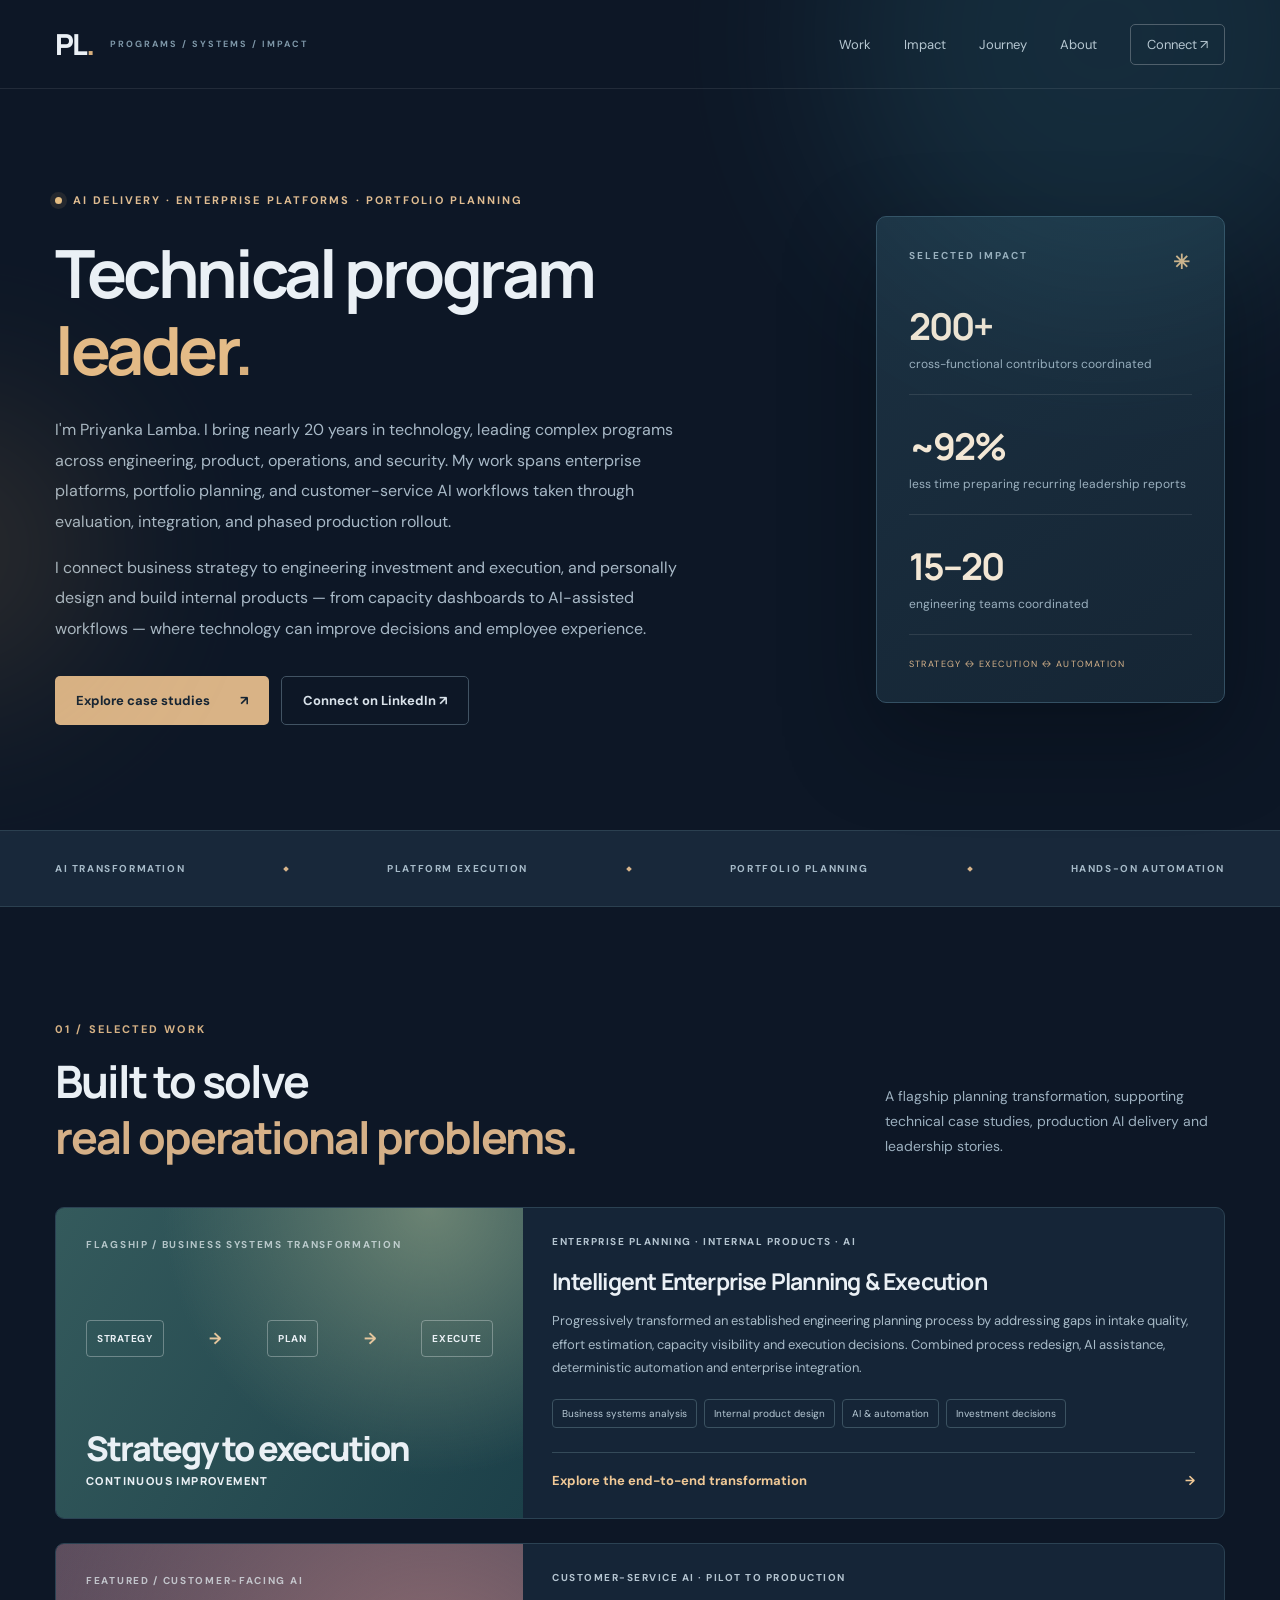
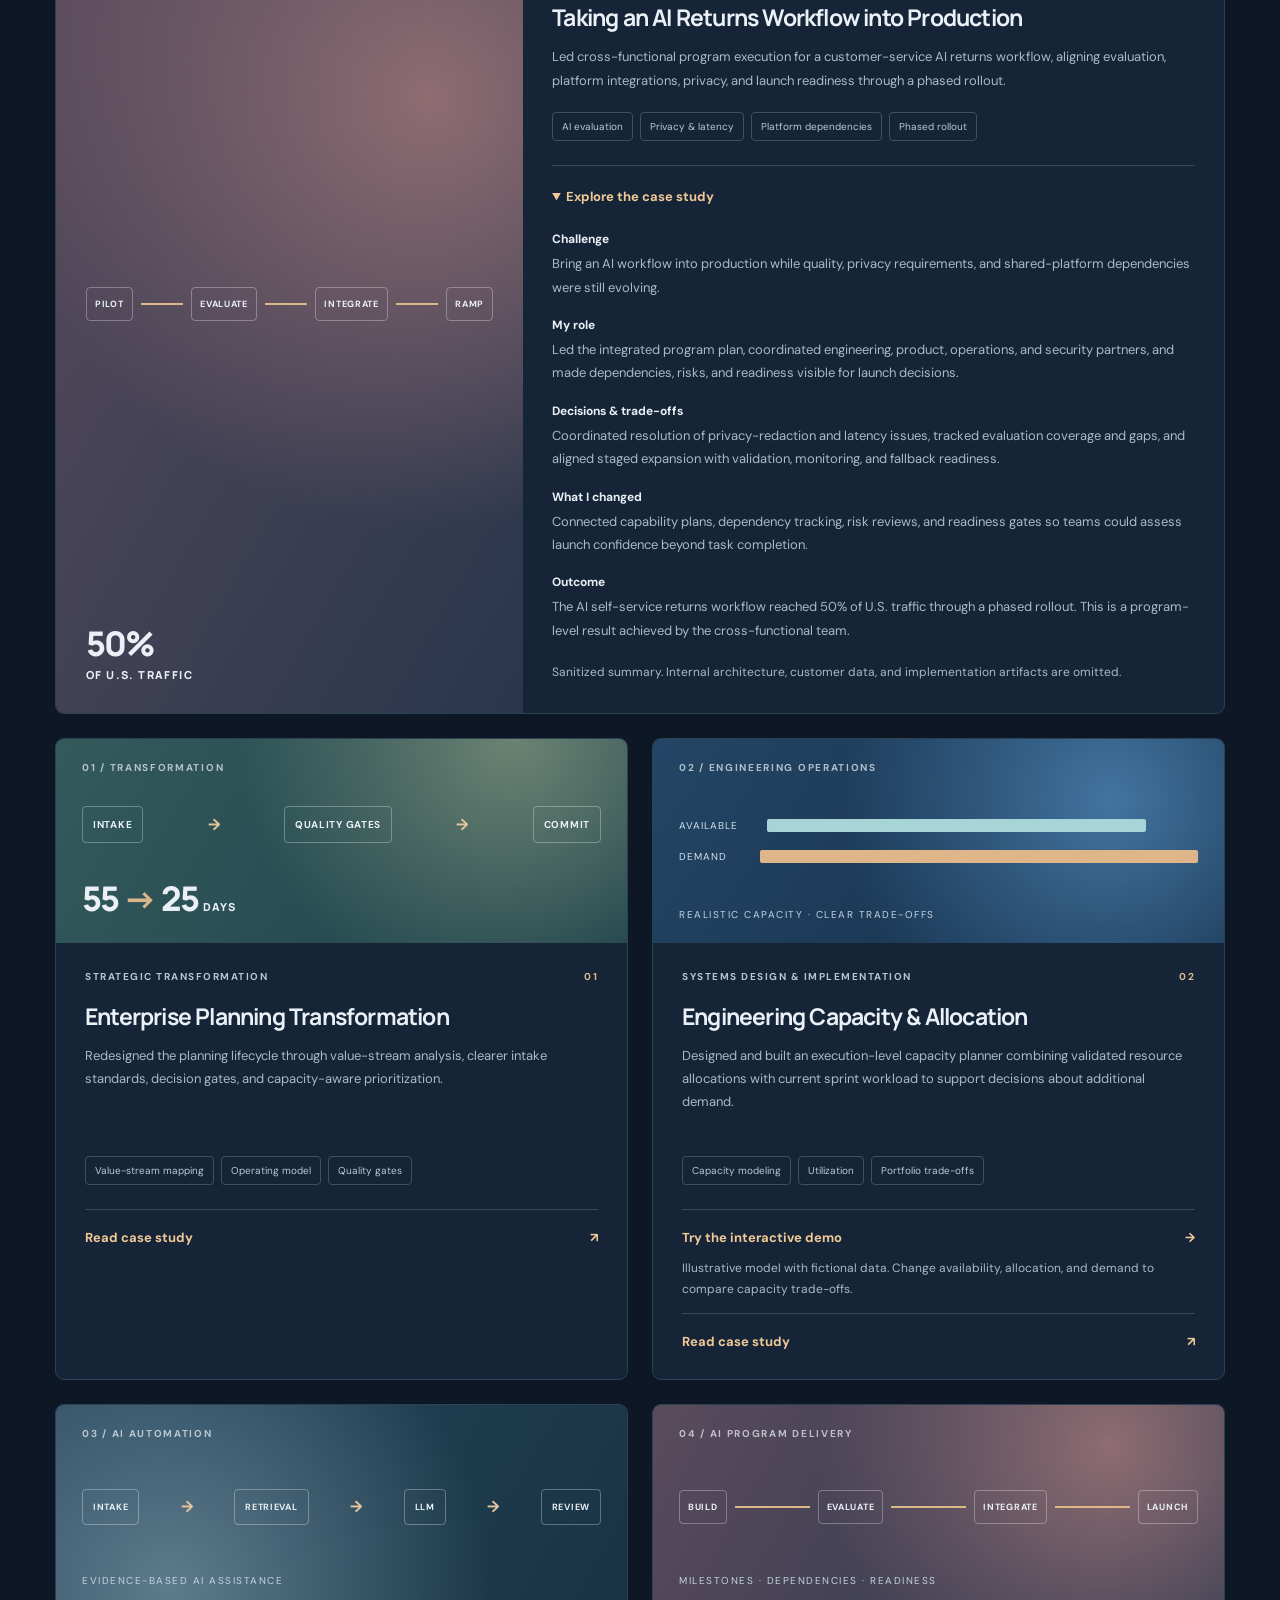
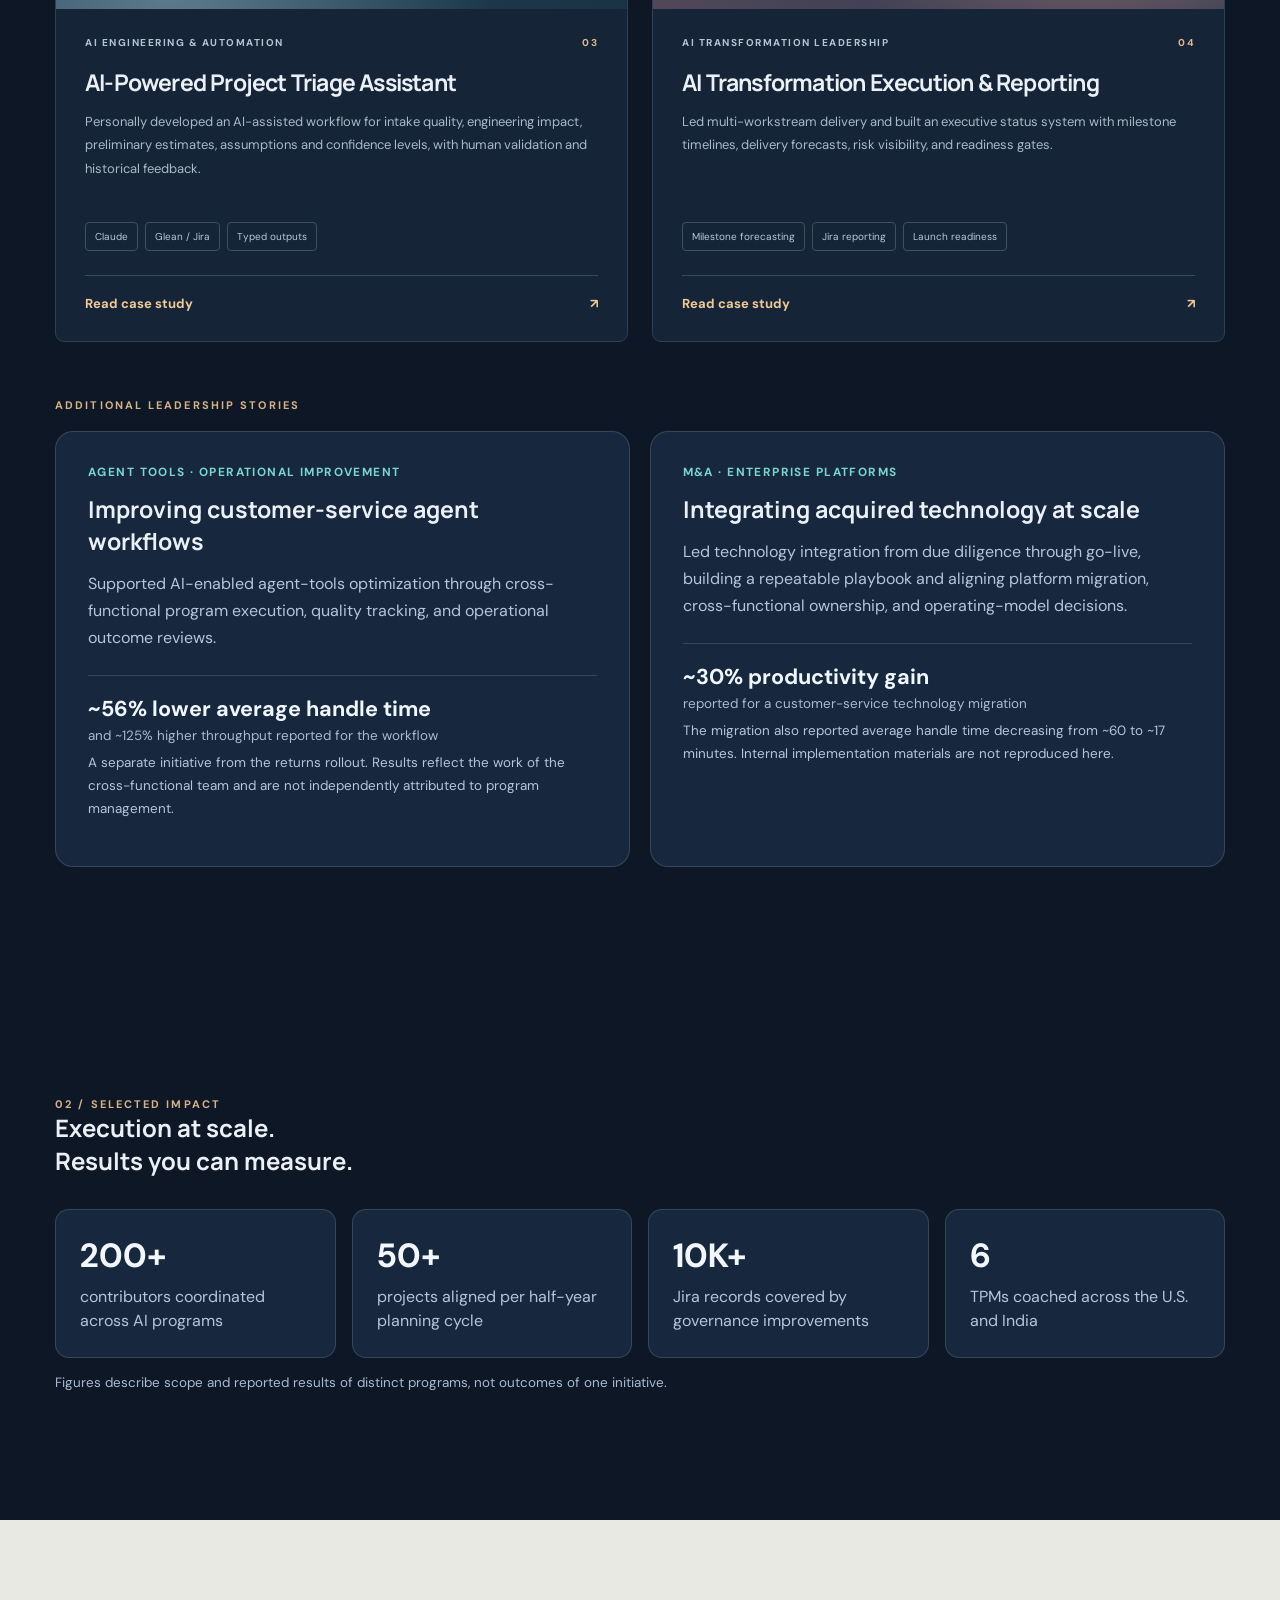
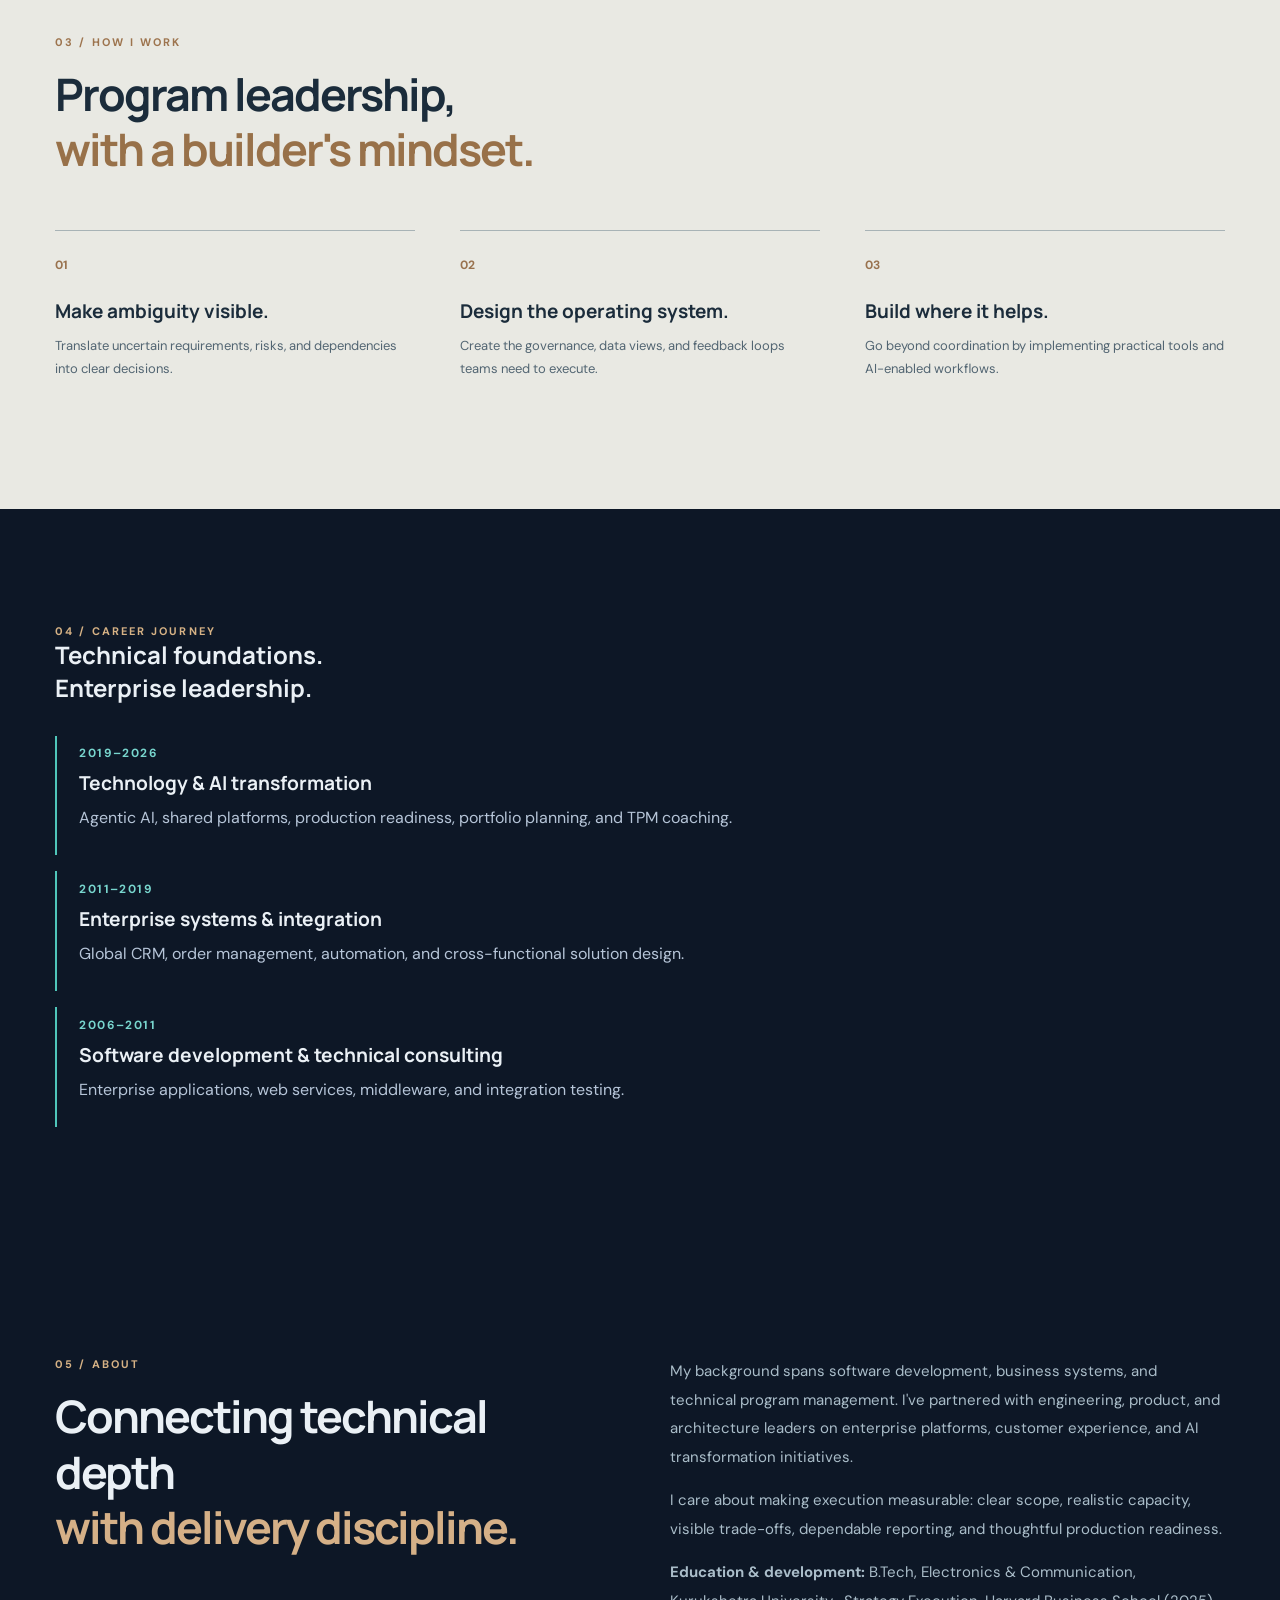
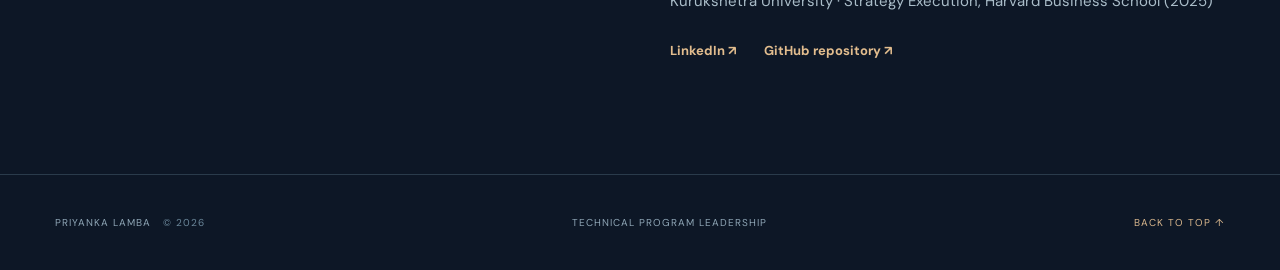
<file: index.html>
<!doctype html>
<html lang="en">
<head>
<meta charset="utf-8"><meta name="viewport" content="width=device-width, initial-scale=1">
<meta name="theme-color" content="#101b2c">
<meta name="description" content="Priyanka Lamba — technical program leader with nearly 20 years in technology, spanning AI delivery, enterprise platforms, portfolio planning, and hands-on tool development.">
<title>Priyanka Lamba | Technical Program Leadership</title>
<link rel="preconnect" href="https://fonts.googleapis.com">
<link rel="preconnect" href="https://fonts.gstatic.com" crossorigin>
<link href="https://fonts.googleapis.com/css2?family=DM+Sans:wght@400;500;600;700&family=Manrope:wght@400;500;600;700;800&display=swap" rel="stylesheet">
<link rel="stylesheet" href="styles.css">
</head>
<body>
<div class="ambient ambient-one"></div><div class="ambient ambient-two"></div>
<header class="site-header">
  <div class="shell nav">
    <a class="brand" href="#top" aria-label="Home"><span class="brand-mark">PL<span class="brand-dot">.</span></span><span class="brand-caption">PROGRAMS / SYSTEMS / IMPACT</span></a>
    <nav aria-label="Main navigation"><a href="#work">Work</a><a href="#impact">Impact</a><a href="#journey">Journey</a><a href="#about">About</a><a class="nav-contact" href="https://www.linkedin.com/in/priyankalamba/" target="_blank" rel="noopener noreferrer">Connect ↗</a></nav>
  </div>
</header>
<main id="top">
<section class="hero shell">
  <div class="hero-main">
    <div class="eyebrow"><span class="live-dot"></span> AI DELIVERY · ENTERPRISE PLATFORMS · PORTFOLIO PLANNING</div>
    <h1>Technical program<br><em>leader</em><span class="period">.</span></h1>
    <p class="hero-copy">I'm Priyanka Lamba. I bring nearly 20 years in technology, leading complex programs across engineering, product, operations, and security. My work spans enterprise platforms, portfolio planning, and customer-service AI workflows taken through evaluation, integration, and phased production rollout.</p>
    <p class="hero-copy">I connect business strategy to engineering investment and execution, and personally design and build internal products — from capacity dashboards to AI-assisted workflows — where technology can improve decisions and employee experience.</p>
    <div class="hero-actions"><a class="button primary" href="#work">Explore case studies <span>↗</span></a><a class="button secondary" href="https://www.linkedin.com/in/priyankalamba/" target="_blank" rel="noopener noreferrer">Connect on LinkedIn ↗</a></div>
  </div>
  <aside class="hero-aside">
    <div class="aside-top"><span>SELECTED IMPACT</span><span class="sparkle">✳</span></div>
    <div class="metric"><strong>200+</strong><span>cross-functional contributors coordinated</span></div>
    <div class="metric"><strong>~92%</strong><span>less time preparing recurring leadership reports</span></div>
    <div class="metric"><strong>15–20</strong><span>engineering teams coordinated</span></div>
    <div class="aside-bottom">STRATEGY ↔ EXECUTION ↔ AUTOMATION</div>
  </aside>
</section>
<section class="marquee"><div class="shell marquee-inner"><span>AI TRANSFORMATION</span><i></i><span>PLATFORM EXECUTION</span><i></i><span>PORTFOLIO PLANNING</span><i></i><span>HANDS-ON AUTOMATION</span></div></section>
<section class="section shell" id="work">
  <div class="section-heading"><div><div class="eyebrow muted">01 / SELECTED WORK</div><h2>Built to solve<br><span>real operational problems.</span></h2></div><p>A flagship planning transformation, supporting technical case studies, production AI delivery and leadership stories.</p></div>
  <div class="projects">
    <article class="project-card production-feature" id="planning-ecosystem">
      <div class="card-art art-planning"><div class="art-label">FLAGSHIP / BUSINESS SYSTEMS TRANSFORMATION</div><div class="stepper"><span>STRATEGY</span><b>→</b><span>PLAN</span><b>→</b><span>EXECUTE</span></div><div class="art-number">Strategy to execution<small>CONTINUOUS IMPROVEMENT</small></div></div>
      <div class="card-content"><div class="category">ENTERPRISE PLANNING · INTERNAL PRODUCTS · AI</div><h3>Intelligent Enterprise Planning &amp; Execution</h3><p>Progressively transformed an established engineering planning process by addressing gaps in intake quality, effort estimation, capacity visibility and execution decisions. Combined process redesign, AI assistance, deterministic automation and enterprise integration.</p><div class="chips"><span>Business systems analysis</span><span>Internal product design</span><span>AI &amp; automation</span><span>Investment decisions</span></div><a class="case-link" href="planning-ecosystem.html">Explore the end-to-end transformation <span>→</span></a></div>
    </article>

    <article class="project-card featured production-feature">
      <div class="card-art art-ai"><div class="art-label">FEATURED / CUSTOMER-FACING AI</div><div class="timeline-art"><span>PILOT</span><i></i><span>EVALUATE</span><i></i><span>INTEGRATE</span><i></i><span>RAMP</span></div><div class="art-number">50% <small>OF U.S. TRAFFIC</small></div></div>
      <div class="card-content"><div class="card-top"><span class="category">CUSTOMER-SERVICE AI · PILOT TO PRODUCTION</span></div><h3>Taking an AI Returns Workflow into Production</h3><p>Led cross-functional program execution for a customer-service AI returns workflow, aligning evaluation, platform integrations, privacy, and launch readiness through a phased rollout.</p><div class="chips"><span>AI evaluation</span><span>Privacy &amp; latency</span><span>Platform dependencies</span><span>Phased rollout</span></div>
        <details class="case-details" open><summary>Explore the case study</summary>
          <dl class="case-facts">
            <div><dt>Challenge</dt><dd>Bring an AI workflow into production while quality, privacy requirements, and shared-platform dependencies were still evolving.</dd></div>
            <div><dt>My role</dt><dd>Led the integrated program plan, coordinated engineering, product, operations, and security partners, and made dependencies, risks, and readiness visible for launch decisions.</dd></div>
            <div><dt>Decisions &amp; trade-offs</dt><dd>Coordinated resolution of privacy-redaction and latency issues, tracked evaluation coverage and gaps, and aligned staged expansion with validation, monitoring, and fallback readiness.</dd></div>
            <div><dt>What I changed</dt><dd>Connected capability plans, dependency tracking, risk reviews, and readiness gates so teams could assess launch confidence beyond task completion.</dd></div>
            <div><dt>Outcome</dt><dd>The AI self-service returns workflow reached 50% of U.S. traffic through a phased rollout. This is a program-level result achieved by the cross-functional team.</dd></div>
          </dl>
          <p class="story-note">Sanitized summary. Internal architecture, customer data, and implementation artifacts are omitted.</p>
        </details>
      </div>
    </article>
    <article class="project-card featured">
      <div class="card-art art-planning"><div class="art-label">01 / TRANSFORMATION</div><div class="stepper"><span>INTAKE</span><b>→</b><span>QUALITY GATES</span><b>→</b><span>COMMIT</span></div><div class="art-number">55 <span>→</span> 25 <small>DAYS</small></div></div>
      <div class="card-content"><div class="card-top"><span class="category">STRATEGIC TRANSFORMATION</span><span class="index">01</span></div><h3>Enterprise Planning Transformation</h3><p>Redesigned the planning lifecycle through value-stream analysis, clearer intake standards, decision gates, and capacity-aware prioritization.</p><div class="chips"><span>Value-stream mapping</span><span>Operating model</span><span>Quality gates</span></div><a class="case-link" href="planning-transformation.pdf" target="_blank" rel="noopener">Read case study <span>↗</span></a></div>
    </article>
    <article class="project-card">
      <div class="card-art art-capacity"><div class="art-label">02 / ENGINEERING OPERATIONS</div><div class="capacity-bars"><div><span>AVAILABLE</span><b style="width:73%"></b></div><div><span>DEMAND</span><b style="width:94%"></b></div></div><div class="art-caption">REALISTIC CAPACITY · CLEAR TRADE-OFFS</div></div>
      <div class="card-content"><div class="card-top"><span class="category">SYSTEMS DESIGN & IMPLEMENTATION</span><span class="index">02</span></div><h3>Engineering Capacity & Allocation</h3><p>Designed and built an execution-level capacity planner combining validated resource allocations with current sprint workload to support decisions about additional demand.</p><div class="chips"><span>Capacity modeling</span><span>Utilization</span><span>Portfolio trade-offs</span></div><a class="case-link" href="capacity-demo.html">Try the interactive demo <span>→</span></a><p style="min-height:0;margin:12px 0;font-size:12px">Illustrative model with fictional data. Change availability, allocation, and demand to compare capacity trade-offs.</p><a class="case-link" href="engineering-capacity.pdf" target="_blank" rel="noopener">Read case study <span>↗</span></a></div>
    </article>
    <article class="project-card">
      <div class="card-art art-triage"><div class="art-label">03 / AI AUTOMATION</div><div class="triage-flow"><span>INTAKE</span><b>→</b><span>RETRIEVAL</span><b>→</b><span>LLM</span><b>→</b><span>REVIEW</span></div><div class="art-caption">EVIDENCE-BASED AI ASSISTANCE</div></div>
      <div class="card-content"><div class="card-top"><span class="category">AI ENGINEERING & AUTOMATION</span><span class="index">03</span></div><h3>AI-Powered Project Triage Assistant</h3><p>Personally developed an AI-assisted workflow for intake quality, engineering impact, preliminary estimates, assumptions and confidence levels, with human validation and historical feedback.</p><div class="chips"><span>Claude</span><span>Glean / Jira</span><span>Typed outputs</span></div><a class="case-link" href="ai-triage.pdf" target="_blank" rel="noopener">Read case study <span>↗</span></a></div>
    </article>
    <article class="project-card">
      <div class="card-art art-ai"><div class="art-label">04 / AI PROGRAM DELIVERY</div><div class="timeline-art"><span>BUILD</span><i></i><span>EVALUATE</span><i></i><span>INTEGRATE</span><i></i><span>LAUNCH</span></div><div class="art-caption">MILESTONES · DEPENDENCIES · READINESS</div></div>
      <div class="card-content"><div class="card-top"><span class="category">AI TRANSFORMATION LEADERSHIP</span><span class="index">04</span></div><h3>AI Transformation Execution & Reporting</h3><p>Led multi-workstream delivery and built an executive status system with milestone timelines, delivery forecasts, risk visibility, and readiness gates.</p><div class="chips"><span>Milestone forecasting</span><span>Jira reporting</span><span>Launch readiness</span></div><a class="case-link" href="ai-transformation.pdf" target="_blank" rel="noopener">Read case study <span>↗</span></a></div>
    </article>
  </div>
  <div class="more-work">
    <div class="eyebrow muted">ADDITIONAL LEADERSHIP STORIES</div>
    <div class="story-grid">
      <article class="story-card"><div class="story-kicker">AGENT TOOLS · OPERATIONAL IMPROVEMENT</div><h3>Improving customer-service agent workflows</h3><p>Supported AI-enabled agent-tools optimization through cross-functional program execution, quality tracking, and operational outcome reviews.</p><div class="story-result"><strong>~56% lower average handle time</strong><span>and ~125% higher throughput reported for the workflow</span></div><p class="story-note">A separate initiative from the returns rollout. Results reflect the work of the cross-functional team and are not independently attributed to program management.</p></article>
      <article class="story-card"><div class="story-kicker">M&amp;A · ENTERPRISE PLATFORMS</div><h3>Integrating acquired technology at scale</h3><p>Led technology integration from due diligence through go-live, building a repeatable playbook and aligning platform migration, cross-functional ownership, and operating-model decisions.</p><div class="story-result"><strong>~30% productivity gain</strong><span>reported for a customer-service technology migration</span></div><p class="story-note">The migration also reported average handle time decreasing from ~60 to ~17 minutes. Internal implementation materials are not reproduced here.</p></article>
    </div>
  </div>
</section>
<section class="section shell impact-section" id="impact"><div class="eyebrow muted">02 / SELECTED IMPACT</div><h2>Execution at scale.<br><span>Results you can measure.</span></h2><div class="impact-grid"><div class="impact-tile"><strong>200+</strong><span>contributors coordinated across AI programs</span></div><div class="impact-tile"><strong>50+</strong><span>projects aligned per half-year planning cycle</span></div><div class="impact-tile"><strong>10K+</strong><span>Jira records covered by governance improvements</span></div><div class="impact-tile"><strong>6</strong><span>TPMs coached across the U.S. and India</span></div></div><p class="impact-disclaimer">Figures describe scope and reported results of distinct programs, not outcomes of one initiative.</p></section>
<section class="section approach-section" id="approach"><div class="shell"><div class="eyebrow muted">03 / HOW I WORK</div><h2>Program leadership,<br><span>with a builder's mindset.</span></h2><div class="principles"><div><span class="principle-num">01</span><h3>Make ambiguity visible.</h3><p>Translate uncertain requirements, risks, and dependencies into clear decisions.</p></div><div><span class="principle-num">02</span><h3>Design the operating system.</h3><p>Create the governance, data views, and feedback loops teams need to execute.</p></div><div><span class="principle-num">03</span><h3>Build where it helps.</h3><p>Go beyond coordination by implementing practical tools and AI-enabled workflows.</p></div></div></div></section>
<section class="section shell journey-section" id="journey"><div class="eyebrow muted">04 / CAREER JOURNEY</div><h2>Technical foundations.<br><span>Enterprise leadership.</span></h2><div class="journey-list"><div><span class="journey-date">2019–2026</span><h3>Technology &amp; AI transformation</h3><p>Agentic AI, shared platforms, production readiness, portfolio planning, and TPM coaching.</p></div><div><span class="journey-date">2011–2019</span><h3>Enterprise systems &amp; integration</h3><p>Global CRM, order management, automation, and cross-functional solution design.</p></div><div><span class="journey-date">2006–2011</span><h3>Software development &amp; technical consulting</h3><p>Enterprise applications, web services, middleware, and integration testing.</p></div></div></section>
<section class="section shell about-section" id="about"><div><div class="eyebrow muted">05 / ABOUT</div><h2>Connecting technical depth<br><span>with delivery discipline.</span></h2></div><div><p>My background spans software development, business systems, and technical program management. I've partnered with engineering, product, and architecture leaders on enterprise platforms, customer experience, and AI transformation initiatives.</p><p>I care about making execution measurable: clear scope, realistic capacity, visible trade-offs, dependable reporting, and thoughtful production readiness.</p><p class="credentials"><strong>Education &amp; development:</strong> B.Tech, Electronics &amp; Communication, Kurukshetra University · Strategy Execution, Harvard Business School (2025)</p><div class="about-links"><a href="https://www.linkedin.com/in/priyankalamba/" target="_blank" rel="noopener noreferrer">LinkedIn ↗</a><a href="https://github.com/priyankalamba026/technical-program-management-portfolio" target="_blank" rel="noopener noreferrer">GitHub repository ↗</a></div></div></section>
</main>
<footer><div class="shell footer-inner"><span>PRIYANKA LAMBA <b>© <span id="year">2026</span></b></span><span>TECHNICAL PROGRAM LEADERSHIP</span><a href="#top">BACK TO TOP ↑</a></div></footer>
<script>document.getElementById('year').textContent=new Date().getFullYear();</script>
</body></html>
</file>
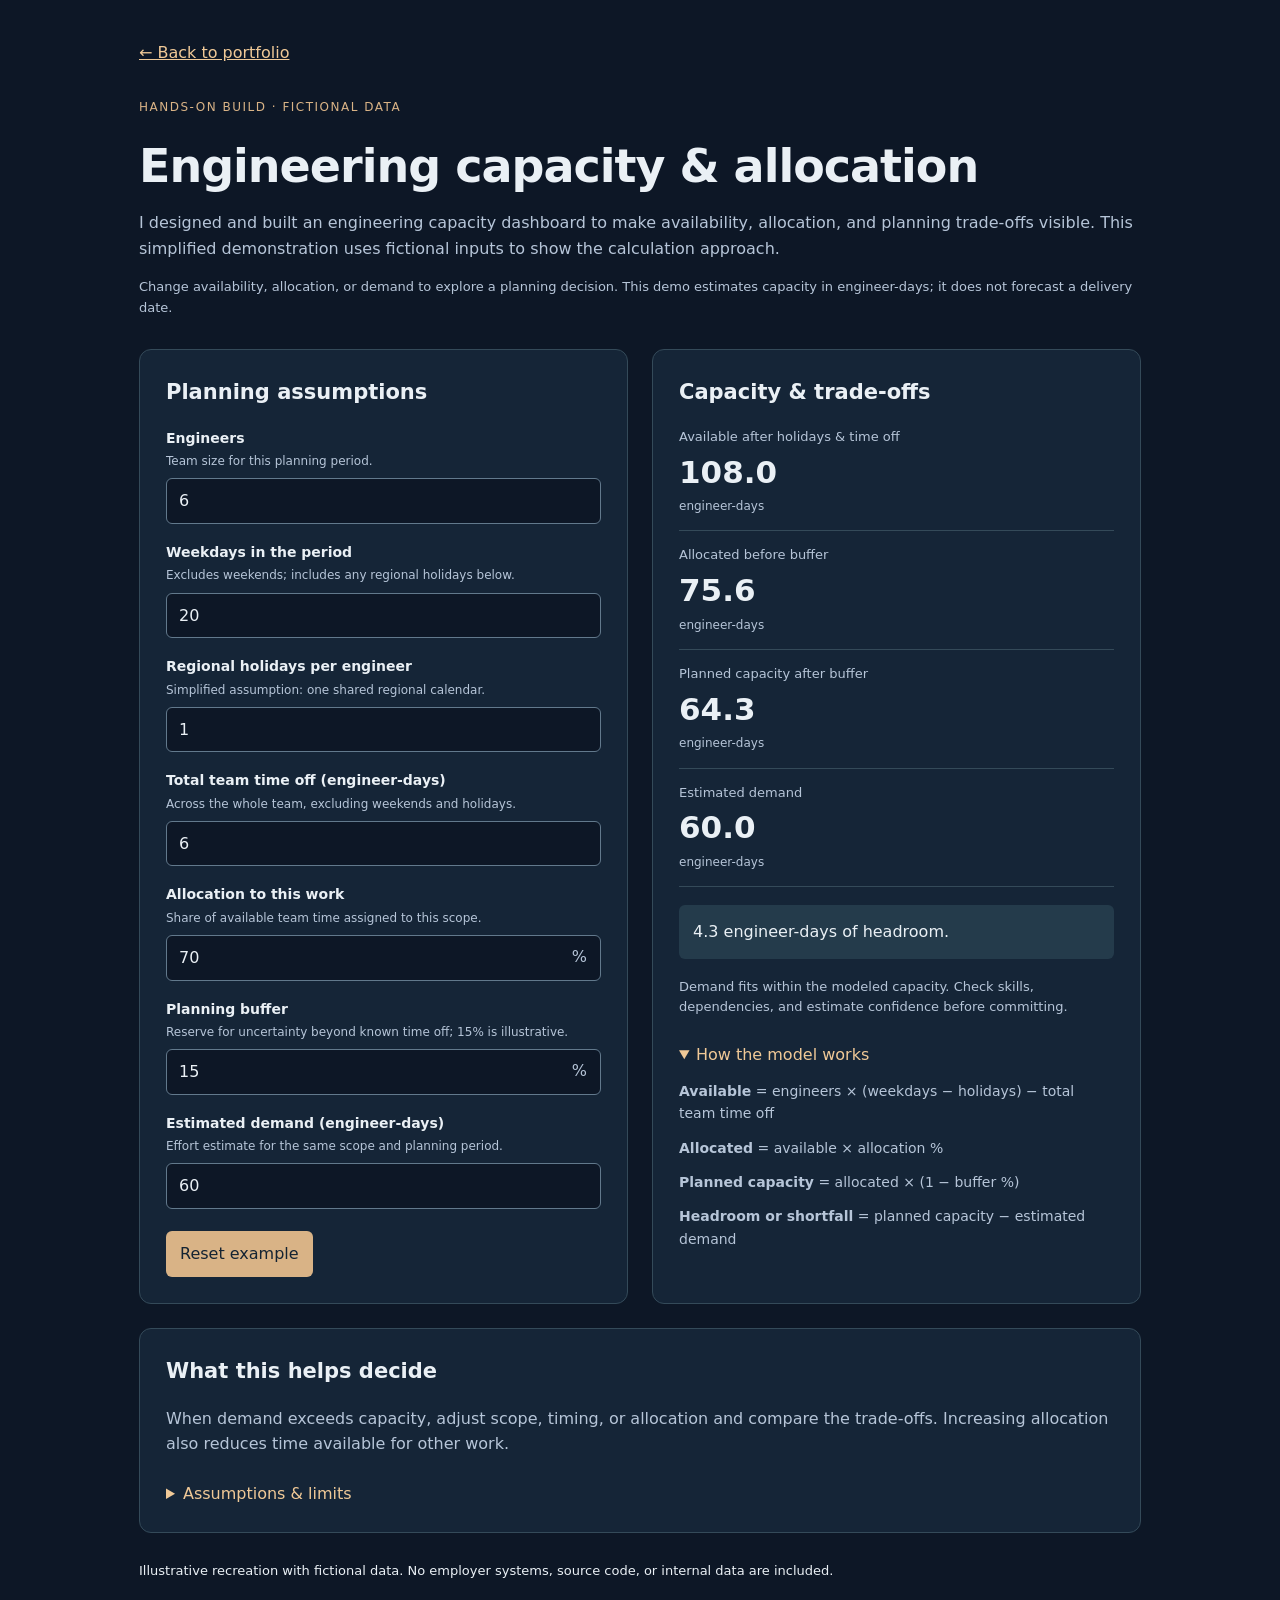
<file: capacity-demo.html>
<!doctype html>
<html lang="en">
<head><meta charset="utf-8"><meta name="viewport" content="width=device-width,initial-scale=1">
<title>Engineering Capacity Demo | Priyanka Lamba</title>
<meta name="description" content="Explore an illustrative engineering capacity model with fictional data.">
<style>
*{box-sizing:border-box}body{margin:0;background:#0d1726;color:#eaf0f5;font:16px/1.6 system-ui,sans-serif}main{max-width:1050px;margin:auto;padding:40px 24px 70px}a{color:#f0c997}h1{font-size:clamp(30px,5vw,46px);line-height:1.2;letter-spacing:-1px;margin:22px 0 16px}h2{font-size:21px;margin-top:0}p{color:#b6c5d8}.tag{color:#d9b386;font-size:12px;letter-spacing:1.5px;margin-top:32px}.layout{display:grid;grid-template-columns:1fr 1fr;gap:24px;margin-top:30px}.panel{background:#152537;border:1px solid #344a59;border-radius:12px;padding:26px}label{display:block;font-weight:600;font-size:14px;margin-top:17px}small{display:block;font-weight:400;color:#b6c5d8;font-size:12px;margin:3px 0 7px}input{width:100%;font:inherit;color:#eaf0f5;background:#0d1726;border:1px solid #62798c;border-radius:6px;padding:9px 12px}input:focus-visible,button:focus-visible,a:focus-visible{outline:3px solid #f0c997;outline-offset:3px}.percent{position:relative}.percent input{padding-right:40px}.percent span{position:absolute;right:14px;top:9px;color:#b6c5d8}button{font:inherit;cursor:pointer;background:#d9b386;border:0;border-radius:6px;padding:10px 14px;color:#142332;margin:22px 0 0}.metrics{display:grid;gap:14px}.metric{padding-bottom:14px;border-bottom:1px solid #344a59}.metric span{display:block;color:#b6c5d8;font-size:13px}.metric strong{font-size:31px;font-variant-numeric:tabular-nums}.metric small{margin:0}.status{padding:14px;background:#243b4b;border-radius:6px;margin:18px 0;color:#eaf0f5}.status.shortfall{background:#513b35}.formula{font-size:14px;color:#b6c5d8}.formula p{margin:12px 0}.note{font-size:13px}.error{color:#ffcbba}.results[hidden]{display:none}details{margin-top:24px}summary{cursor:pointer;color:#f0c997}ul{padding-left:20px;color:#b6c5d8}footer{margin-top:28px;font-size:13px}@media(max-width:700px){.layout{grid-template-columns:1fr}.panel{padding:22px}main{padding:26px 18px 50px}}@media(prefers-reduced-motion:reduce){*{scroll-behavior:auto}}
</style></head>
<body><main>
<a href="./index.html#work">← Back to portfolio</a>
<div class="tag">HANDS-ON BUILD · FICTIONAL DATA</div>
<h1>Engineering capacity &amp; allocation</h1>
<p>I designed and built an engineering capacity dashboard to make availability, allocation, and planning trade-offs visible. This simplified demonstration uses fictional inputs to show the calculation approach.</p>
<p class="note">Change availability, allocation, or demand to explore a planning decision. This demo estimates capacity in engineer-days; it does not forecast a delivery date.</p>
<div class="layout">
<form class="panel" id="capacity-form" novalidate><h2>Planning assumptions</h2>
<label for="engineers">Engineers<small>Team size for this planning period.</small></label><input id="engineers" name="engineers" type="number" min="1" max="1000" step="1" value="6" required>
<label for="days">Weekdays in the period<small>Excludes weekends; includes any regional holidays below.</small></label><input id="days" name="days" type="number" min="1" max="366" step="1" value="20" required>
<label for="holidays">Regional holidays per engineer<small>Simplified assumption: one shared regional calendar.</small></label><input id="holidays" name="holidays" type="number" min="0" max="366" step="1" value="1" required>
<label for="pto">Total team time off (engineer-days)<small>Across the whole team, excluding weekends and holidays.</small></label><input id="pto" name="pto" type="number" min="0" max="366000" step="0.5" value="6" required>
<label for="allocation">Allocation to this work<small>Share of available team time assigned to this scope.</small></label><div class="percent"><input id="allocation" name="allocation" type="number" min="0" max="100" step="1" value="70" required><span>%</span></div>
<label for="buffer">Planning buffer<small>Reserve for uncertainty beyond known time off; 15% is illustrative.</small></label><div class="percent"><input id="buffer" name="buffer" type="number" min="0" max="100" step="1" value="15" required><span>%</span></div>
<label for="demand">Estimated demand (engineer-days)<small>Effort estimate for the same scope and planning period.</small></label><input id="demand" name="demand" type="number" min="0" max="366000" step="0.5" value="60" required>
<button type="reset">Reset example</button>
</form>
<section class="panel" aria-labelledby="results-heading"><h2 id="results-heading">Capacity &amp; trade-offs</h2>
<div id="feedback" aria-live="polite" aria-atomic="true">
<p id="error" class="error" hidden></p>
<div class="results" id="results">
<div class="metrics">
<div class="metric"><span>Available after holidays &amp; time off</span><strong id="available">108.0</strong><small>engineer-days</small></div>
<div class="metric"><span>Allocated before buffer</span><strong id="allocated">75.6</strong><small>engineer-days</small></div>
<div class="metric"><span>Planned capacity after buffer</span><strong id="capacity">64.3</strong><small>engineer-days</small></div>
<div class="metric"><span>Estimated demand</span><strong id="demand-value">60.0</strong><small>engineer-days</small></div>
</div>
<p class="status" id="status">4.3 engineer-days of headroom.</p>
<p class="note" id="decision">Demand fits within the modeled capacity. Check skills, dependencies, and estimate confidence before committing.</p>
</div></div>
<details open><summary>How the model works</summary><div class="formula">
<p><strong>Available</strong> = engineers × (weekdays − holidays) − total team time off</p>
<p><strong>Allocated</strong> = available × allocation %</p>
<p><strong>Planned capacity</strong> = allocated × (1 − buffer %)</p>
<p><strong>Headroom or shortfall</strong> = planned capacity − estimated demand</p>
</div></details>
</section></div>
<section class="panel" style="margin-top:24px"><h2>What this helps decide</h2><p>When demand exceeds capacity, adjust scope, timing, or allocation and compare the trade-offs. Increasing allocation also reduces time available for other work.</p>
<details><summary>Assumptions &amp; limits</summary><ul>
<li>Engineer-days represent effort, not elapsed calendar time or a guarantee of delivery.</li>
<li>This example treats engineers as interchangeable and assumes a shared holiday calendar.</li>
<li>Skills, dependencies, partial-period staffing, and differences in individual availability require a more detailed model.</li>
<li>Demand estimates and the planning buffer are assumptions that should be reviewed with the team.</li>
</ul></details></section>
<noscript><p>This demo needs JavaScript to recalculate. The displayed default example is 108 available engineer-days, 75.6 allocated, and 64.3 planned after the buffer, against 60 days of demand.</p></noscript>
<footer>Illustrative recreation with fictional data. No employer systems, source code, or internal data are included.</footer>
</main>
<script>
(function(){
const form=document.getElementById('capacity-form');
const ids=['engineers','days','holidays','pto','allocation','buffer','demand'];
function update(){
 const error=document.getElementById('error'),results=document.getElementById('results');
 let message='';
 const values={};
 for(const id of ids){
   const input=document.getElementById(id);
   values[id]=input.valueAsNumber;
   if(!input.validity.valid&&!message)message='Enter a valid value for '+document.querySelector('label[for="'+id+'"]').childNodes[0].textContent.toLowerCase()+'.';
 }
 if(!message&&values.holidays>values.days)message='Regional holidays cannot exceed weekdays in the period.';
 const gross=values.engineers*(values.days-values.holidays);
 if(!message&&values.pto>gross)message='Total team time off cannot exceed team days remaining after holidays.';
 error.hidden=!message;error.textContent=message;results.hidden=!!message;
 if(message)return;
 const available=gross-values.pto,allocated=available*values.allocation/100,capacity=allocated*(1-values.buffer/100),gap=capacity-values.demand;
 const format=n=>n.toLocaleString('en-US',{minimumFractionDigits:1,maximumFractionDigits:1});
 for(const [id,value] of [['available',available],['allocated',allocated],['capacity',capacity],['demand-value',values.demand]])document.getElementById(id).textContent=format(value);
 const status=document.getElementById('status');
 const balanced=Math.abs(gap)<1e-8;
 status.classList.toggle('shortfall',gap< -1e-8);
 status.textContent=balanced?'Demand exactly matches planned capacity.':format(Math.abs(gap))+' engineer-days of '+(gap<0?'shortfall.':'headroom.');
 document.getElementById('decision').textContent=gap< -1e-8?'Demand exceeds modeled capacity. Revisit scope, timing, or allocation before committing.':balanced?'No modeled headroom remains. Review estimate confidence and unplanned work before committing.':'Demand fits within the modeled capacity. Check skills, dependencies, and estimate confidence before committing.';
}
form.addEventListener('input',update);
form.addEventListener('submit',event=>event.preventDefault());
form.addEventListener('reset',()=>setTimeout(update,0));
update();
})();
</script></body></html>
</file>
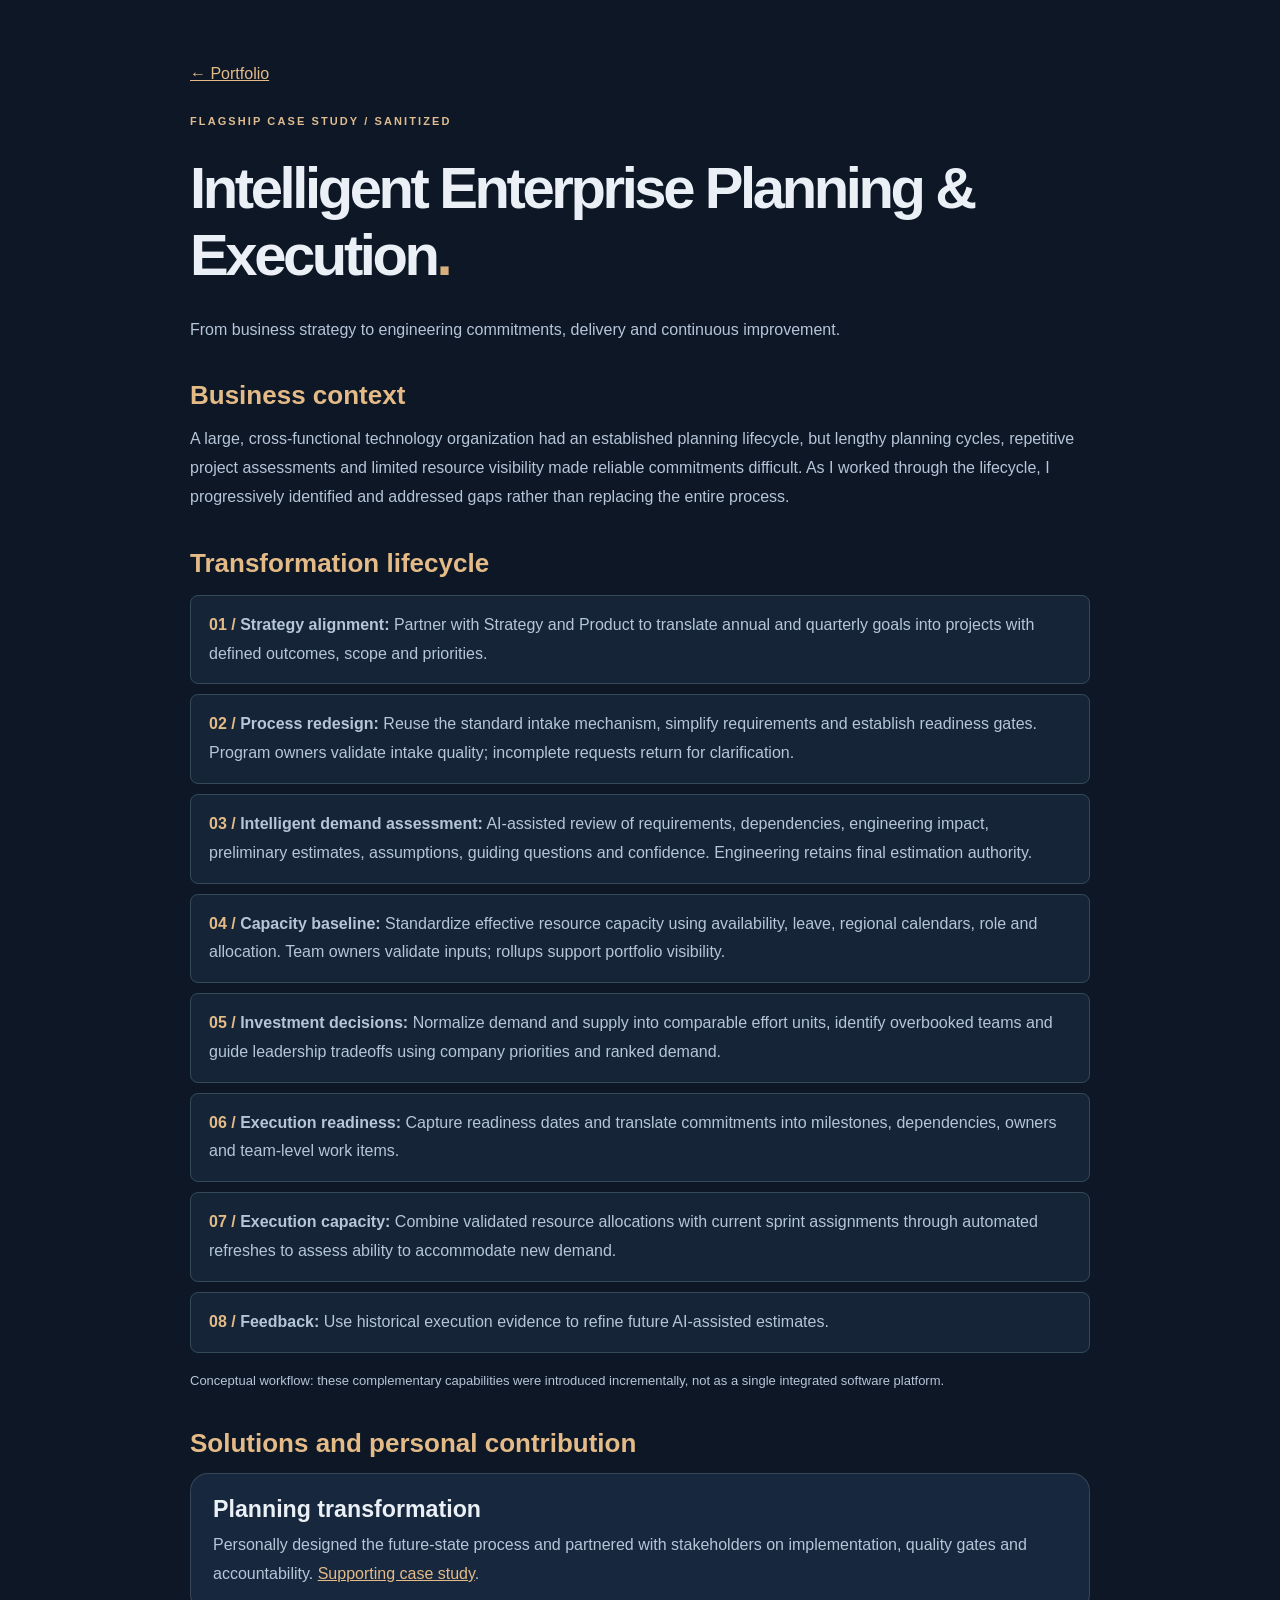
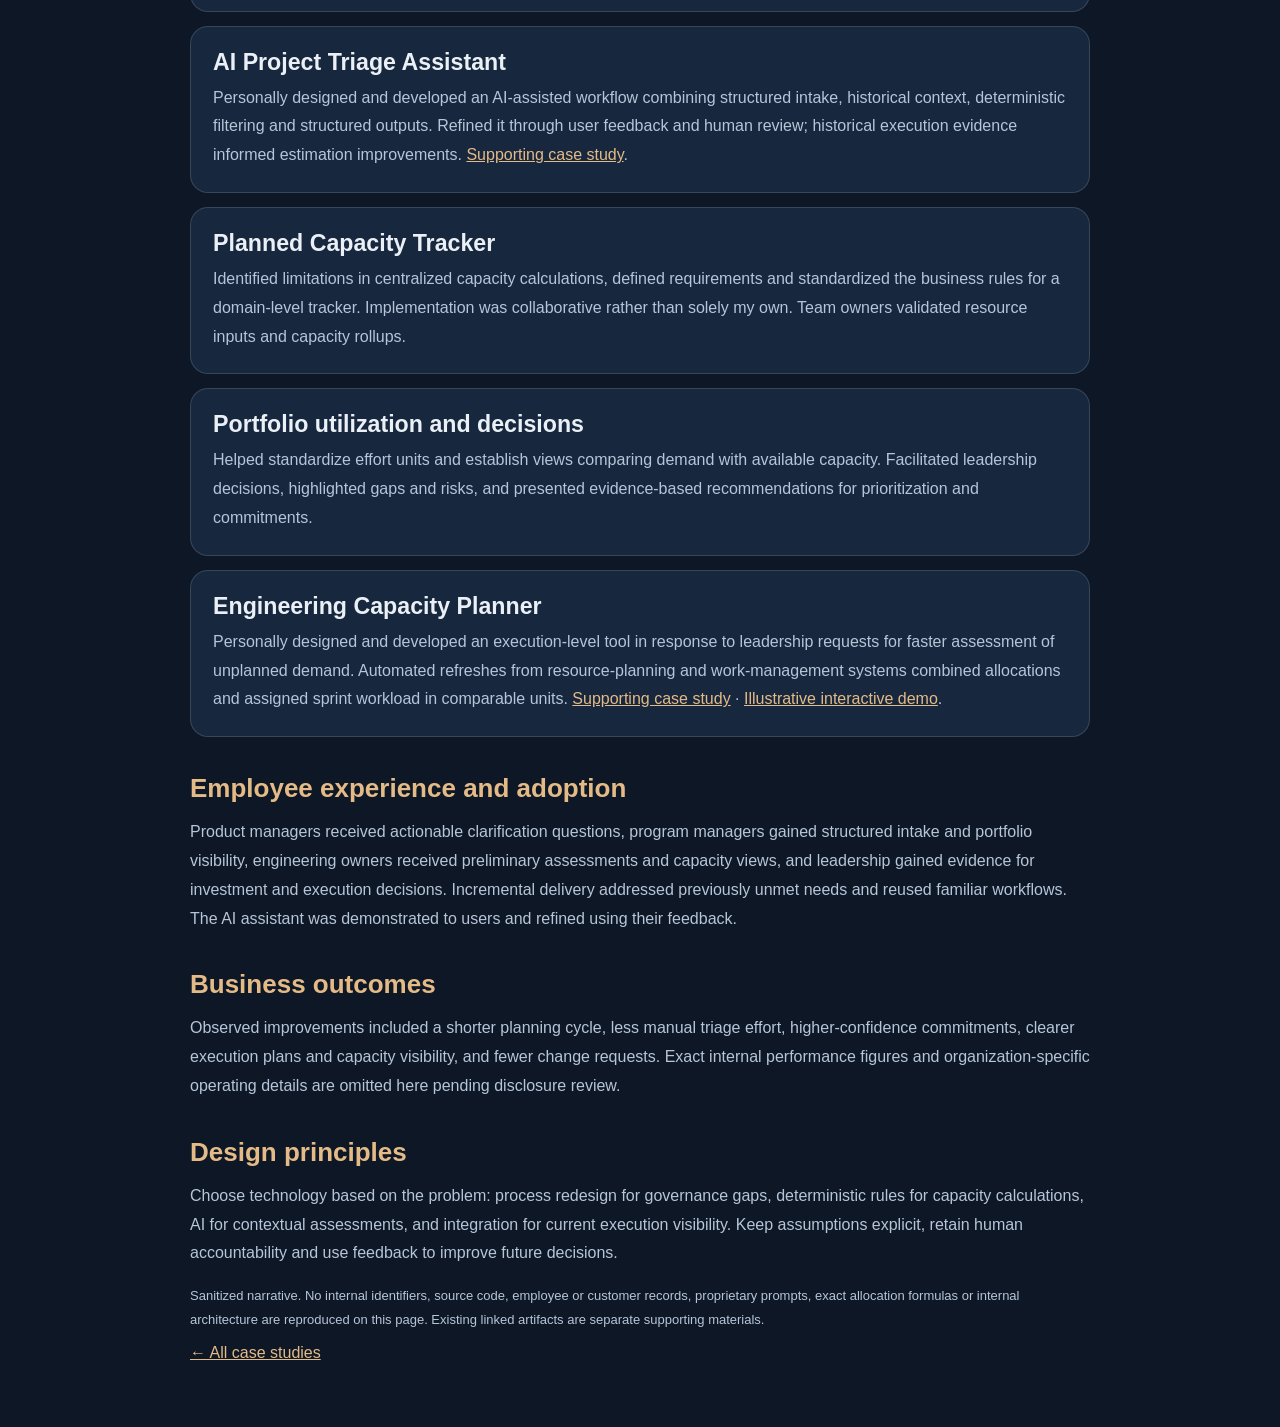
<file: planning-ecosystem.html>
<!doctype html>
<html lang="en"><head><meta charset="utf-8"><meta name="viewport" content="width=device-width, initial-scale=1"><title>Intelligent Enterprise Planning &amp; Execution | Portfolio</title><meta name="description" content="Sanitized case study: strategy alignment, process transformation, internal AI products, capacity management and execution decision support."><link rel="stylesheet" href="styles.css"><style>.case-page{max-width:900px;padding:65px 0}.case-page h1{font-size:clamp(34px,5vw,58px)}.case-page h2{margin:36px 0 14px;color:#e4bb87;font-size:26px}.case-page p,.case-page li{color:#b6c5d8;line-height:1.8}.case-page .story-card{margin:14px 0;padding:22px}.case-page .story-card h3{margin:0 0 8px}.case-page .story-card p{margin:0}.flow{display:grid;gap:10px;list-style:none;padding:0;counter-reset:stage}.flow li{background:#152537;border:1px solid #344a59;border-radius:8px;padding:15px 18px;counter-increment:stage}.flow li:before{content:counter(stage,decimal-leading-zero) " / ";color:#e4bb87;font-weight:bold}.case-page a{color:#e4bb87;text-decoration:underline}.case-page .story-note{font-size:13px}</style></head><body><main class="shell case-page"><a href="index.html#planning-ecosystem">← Portfolio</a><div class="eyebrow" style="margin-top:32px">FLAGSHIP CASE STUDY / SANITIZED</div><h1>Intelligent Enterprise Planning &amp; Execution<span class="period">.</span></h1><p>From business strategy to engineering commitments, delivery and continuous improvement.</p>
<h2>Business context</h2><p>A large, cross-functional technology organization had an established planning lifecycle, but lengthy planning cycles, repetitive project assessments and limited resource visibility made reliable commitments difficult. As I worked through the lifecycle, I progressively identified and addressed gaps rather than replacing the entire process.</p>
<h2>Transformation lifecycle</h2><ol class="flow"><li><strong>Strategy alignment:</strong> Partner with Strategy and Product to translate annual and quarterly goals into projects with defined outcomes, scope and priorities.</li><li><strong>Process redesign:</strong> Reuse the standard intake mechanism, simplify requirements and establish readiness gates. Program owners validate intake quality; incomplete requests return for clarification.</li><li><strong>Intelligent demand assessment:</strong> AI-assisted review of requirements, dependencies, engineering impact, preliminary estimates, assumptions, guiding questions and confidence. Engineering retains final estimation authority.</li><li><strong>Capacity baseline:</strong> Standardize effective resource capacity using availability, leave, regional calendars, role and allocation. Team owners validate inputs; rollups support portfolio visibility.</li><li><strong>Investment decisions:</strong> Normalize demand and supply into comparable effort units, identify overbooked teams and guide leadership tradeoffs using company priorities and ranked demand.</li><li><strong>Execution readiness:</strong> Capture readiness dates and translate commitments into milestones, dependencies, owners and team-level work items.</li><li><strong>Execution capacity:</strong> Combine validated resource allocations with current sprint assignments through automated refreshes to assess ability to accommodate new demand.</li><li><strong>Feedback:</strong> Use historical execution evidence to refine future AI-assisted estimates.</li></ol><p class="story-note">Conceptual workflow: these complementary capabilities were introduced incrementally, not as a single integrated software platform.</p>
<h2>Solutions and personal contribution</h2>
<article class="story-card"><h3>Planning transformation</h3><p>Personally designed the future-state process and partnered with stakeholders on implementation, quality gates and accountability. <a href="planning-transformation.pdf">Supporting case study</a>.</p></article>
<article class="story-card"><h3>AI Project Triage Assistant</h3><p>Personally designed and developed an AI-assisted workflow combining structured intake, historical context, deterministic filtering and structured outputs. Refined it through user feedback and human review; historical execution evidence informed estimation improvements. <a href="ai-triage.pdf">Supporting case study</a>.</p></article>
<article class="story-card"><h3>Planned Capacity Tracker</h3><p>Identified limitations in centralized capacity calculations, defined requirements and standardized the business rules for a domain-level tracker. Implementation was collaborative rather than solely my own. Team owners validated resource inputs and capacity rollups.</p></article>
<article class="story-card"><h3>Portfolio utilization and decisions</h3><p>Helped standardize effort units and establish views comparing demand with available capacity. Facilitated leadership decisions, highlighted gaps and risks, and presented evidence-based recommendations for prioritization and commitments.</p></article>
<article class="story-card"><h3>Engineering Capacity Planner</h3><p>Personally designed and developed an execution-level tool in response to leadership requests for faster assessment of unplanned demand. Automated refreshes from resource-planning and work-management systems combined allocations and assigned sprint workload in comparable units. <a href="engineering-capacity.pdf">Supporting case study</a> · <a href="capacity-demo.html">Illustrative interactive demo</a>.</p></article>
<h2>Employee experience and adoption</h2><p>Product managers received actionable clarification questions, program managers gained structured intake and portfolio visibility, engineering owners received preliminary assessments and capacity views, and leadership gained evidence for investment and execution decisions. Incremental delivery addressed previously unmet needs and reused familiar workflows. The AI assistant was demonstrated to users and refined using their feedback.</p>
<h2>Business outcomes</h2><p>Observed improvements included a shorter planning cycle, less manual triage effort, higher-confidence commitments, clearer execution plans and capacity visibility, and fewer change requests. Exact internal performance figures and organization-specific operating details are omitted here pending disclosure review.</p>
<h2>Design principles</h2><p>Choose technology based on the problem: process redesign for governance gaps, deterministic rules for capacity calculations, AI for contextual assessments, and integration for current execution visibility. Keep assumptions explicit, retain human accountability and use feedback to improve future decisions.</p><p class="story-note">Sanitized narrative. No internal identifiers, source code, employee or customer records, proprietary prompts, exact allocation formulas or internal architecture are reproduced on this page. Existing linked artifacts are separate supporting materials.</p><a href="index.html#work">← All case studies</a></main></body></html>
</file>
<file: styles.css>
*{box-sizing:border-box}html{scroll-behavior:smooth}body{margin:0;background:#0d1726;color:#eaf0f5;font-family:'DM Sans',Arial,sans-serif;overflow-x:hidden}a{color:inherit;text-decoration:none}.shell{width:min(1170px,calc(100% - 72px));margin:auto}.ambient{position:absolute;pointer-events:none;border-radius:50%;filter:blur(90px);opacity:.18}.ambient-one{width:550px;height:550px;top:-240px;right:-100px;background:#39899a}.ambient-two{width:300px;height:300px;top:400px;left:-200px;background:#b68b50}.site-header{position:relative;z-index:3;border-bottom:1px solid #ffffff16}.nav{height:88px;display:flex;justify-content:space-between;align-items:center}.brand{display:flex;align-items:center;gap:17px}.brand-mark{font-family:Manrope,sans-serif;font-size:29px;font-weight:800;letter-spacing:-2px}.brand-dot,.period{color:#d8b07d}.brand-caption{color:#7f98a9;font-size:9px;letter-spacing:2px;font-weight:700}.nav nav{display:flex;align-items:center;gap:33px}.nav nav a{font-size:13px;color:#b6c7d1}.nav nav a:hover,.about-links a:hover{color:#e2bd8e}.nav-contact{border:1px solid #50606c;padding:11px 16px;border-radius:5px}.hero{padding:104px 0 105px;display:grid;grid-template-columns:minmax(0,1.6fr) minmax(270px,.75fr);gap:75px;align-items:center}.eyebrow{font-size:11px;letter-spacing:2.1px;font-weight:700;color:#dfbc91;display:flex;align-items:center;gap:11px}.live-dot{width:7px;height:7px;background:#e4bd83;border-radius:50%;box-shadow:0 0 0 5px #e4bd831a}h1,h2,h3,p{margin-top:0}h1,h2,h3{font-family:Manrope,Arial,sans-serif}h1{font-size:clamp(42px,5.2vw,70px);line-height:1.16;letter-spacing:-3.4px;margin:27px 0}h1 em{font-style:normal;color:#e4bb87}.hero-copy{font-size:16px;line-height:1.9;color:#a8b9c7;max-width:650px}.hero-actions{display:flex;gap:12px;margin-top:32px;flex-wrap:wrap}.button{padding:15px 21px;border-radius:5px;font-size:13px;font-weight:700;display:inline-flex;align-items:center;gap:30px}.primary{background:#d9b386;color:#142332}.primary:hover{background:#f0cfa8}.secondary{border:1px solid #415363;color:#d9e2ea}.secondary:hover{border-color:#a1b5c6}.hero-aside{background:linear-gradient(145deg,#1b3041,#152534);padding:32px;border:1px solid #345063;border-radius:10px;box-shadow:0 35px 90px #050b1370}.aside-top{display:flex;justify-content:space-between;font-size:10px;letter-spacing:2px;color:#a2b4c1;font-weight:700}.sparkle{color:#dcb98b;font-size:20px}.metric{border-bottom:1px solid #ffffff19;padding:26px 0 22px}.metric strong{display:block;font-family:Manrope;font-size:37px;letter-spacing:-2px;color:#f3e7d5}.metric span{display:block;margin-top:5px;color:#9bb0bf;font-size:12px}.aside-bottom{font-size:9px;color:#d6b38b;letter-spacing:1.4px;padding-top:23px}.marquee{background:#18283a;border-block:1px solid #2b4050}.marquee-inner{min-height:75px;display:flex;align-items:center;justify-content:space-between;gap:15px}.marquee span{font-size:10px;letter-spacing:1.6px;color:#a7bbc9;font-weight:700}.marquee i{width:4px;height:4px;background:#d8b58b;transform:rotate(45deg)}.section{padding-top:115px;padding-bottom:115px}.muted{color:#d6b285}.section-heading{display:flex;justify-content:space-between;align-items:end;gap:45px;margin-bottom:43px}.section-heading h2,.approach-section h2,.about-section h2{font-size:clamp(32px,3.5vw,49px);line-height:1.24;letter-spacing:-2px;margin:17px 0 0}.section-heading h2 span,.approach-section h2 span,.about-section h2 span{color:#d5b087}.section-heading>p{max-width:340px;color:#9cb0bf;line-height:1.8;font-size:14px;margin:0 0 5px}.projects{display:grid;grid-template-columns:repeat(2,minmax(0,1fr));gap:24px}.project-card{background:#152537;border:1px solid #2b4253;border-radius:9px;overflow:hidden;transition:transform .2s,border-color .2s}.project-card:hover{transform:translateY(-4px);border-color:#7d8990}.card-art{height:204px;padding:22px 26px;position:relative;overflow:hidden;display:flex;flex-direction:column;justify-content:space-between}.art-label{font-size:10px;letter-spacing:1.7px;font-weight:700;color:#e4edf2bb}.art-planning{background:radial-gradient(circle at 80% 0,#6b8373 0,transparent 55%),linear-gradient(120deg,#345a5c,#1c4049)}.stepper,.triage-flow,.timeline-art{display:flex;align-items:center;justify-content:space-between;gap:8px}.stepper span,.triage-flow span,.timeline-art span{border:1px solid #ffffff4d;border-radius:4px;padding:11px 10px;font-size:10px;letter-spacing:.7px;font-weight:700}.stepper b,.triage-flow b{color:#e5c69d}.art-number{font-family:Manrope;font-weight:800;font-size:34px;letter-spacing:-2px}.art-number span{color:#dbb68b}.art-number small{font-size:11px;letter-spacing:1px}.art-capacity{background:radial-gradient(circle at 80% 30%,#4274a0,transparent 56%),linear-gradient(125deg,#244565,#152f49)}.capacity-bars{margin:14px 0}.capacity-bars div{display:flex;align-items:center;gap:18px;margin:18px 0}.capacity-bars span{width:70px;font-size:10px;letter-spacing:1px;color:#d1e1e9}.capacity-bars b{height:13px;display:block;border-radius:2px;background:#a7d5d7}.capacity-bars div:nth-child(2) b{background:#dfb58a}.art-caption{font-size:10px;letter-spacing:1.5px;color:#c2d4df}.art-triage{background:radial-gradient(circle at 20% 90%,#5e7b8d,transparent 65%),linear-gradient(120deg,#28485e,#183344)}.triage-flow{margin:24px 0}.triage-flow span{font-size:9px}.art-ai{background:radial-gradient(circle at 80% 20%,#8e6c72,transparent 60%),linear-gradient(120deg,#594b5c,#29364c)}.timeline-art{margin:26px 0}.timeline-art span{font-size:9px;padding:10px 8px}.timeline-art i{height:2px;flex:1;background:#dcb78a}.card-content{padding:27px 29px 29px}.card-top{display:flex;justify-content:space-between;gap:12px}.category,.index{font-size:10px;letter-spacing:1.5px;color:#b5c5d1;font-weight:700}.index{color:#dfba8d}.card-content h3{font-size:23px;letter-spacing:-.8px;margin:17px 0 12px}.card-content p{font-size:13px;color:#a7bac7;line-height:1.8;min-height:92px}.chips{display:flex;flex-wrap:wrap;gap:7px;margin:20px 0 24px}.chips span{font-size:10px;color:#b7c9d5;border:1px solid #3b5261;padding:7px 9px;border-radius:4px}.case-link{display:flex;justify-content:space-between;align-items:center;padding-top:19px;border-top:1px solid #344a59;color:#f0c997;font-size:13px;font-weight:700}.case-link:hover{color:#fff}.approach-section{background:#e9e9e3;color:#1b2c3b}.approach-section .eyebrow{color:#9d744e}.approach-section h2 span{color:#987149}.principles{display:grid;grid-template-columns:repeat(3,1fr);gap:45px;margin-top:53px}.principles>div{border-top:1px solid #a8b3b6;padding-top:22px}.principle-num{font-size:12px;color:#99724e;font-weight:700}.principles h3{font-size:19px;margin:24px 0 10px}.principles p{font-size:13px;line-height:1.8;color:#526572}.about-section{display:grid;grid-template-columns:1fr 1fr;gap:60px}.about-section p{font-size:15px;color:#aabdc9;line-height:1.9}.about-links{display:flex;gap:28px;margin-top:27px}.about-links a{font-size:13px;color:#e2bd8e;font-weight:700}footer{border-top:1px solid #2a3b4b}.footer-inner{min-height:95px;display:flex;align-items:center;justify-content:space-between;gap:15px;font-size:10px;letter-spacing:1px;color:#8fa6b6}.footer-inner b{font-weight:400;color:#6b879a;margin-left:8px}footer a{color:#d9b78d}@media(max-width:920px){.hero{gap:30px}.hero-aside{padding:24px}.brand-caption{display:none}.nav nav{gap:17px}.section-heading{align-items:start}.stepper span,.triage-flow span,.timeline-art span{font-size:8px;padding:9px 6px}}@media(max-width:700px){.shell{width:calc(100% - 36px)}.nav{height:72px}.nav nav a:not(.nav-contact){display:none}.hero{grid-template-columns:1fr;padding:65px 0 70px}.hero-aside{display:grid;grid-template-columns:repeat(3,1fr);gap:12px}.aside-top,.aside-bottom{grid-column:1/-1}.metric{padding:10px 0}.metric strong{font-size:24px}.metric span{font-size:10px;line-height:1.4}.marquee-inner{flex-wrap:wrap;padding:19px 0;justify-content:center}.marquee span{font-size:8px}.section{padding-top:75px;padding-bottom:75px}.section-heading{display:block}.section-heading>p{margin-top:22px}.projects,.principles,.about-section{grid-template-columns:1fr}.card-content p{min-height:0}.principles{gap:20px}.about-section{gap:20px}.footer-inner{flex-wrap:wrap;padding:20px 0}.footer-inner>span:nth-child(2){display:none}}@media(prefers-reduced-motion:reduce){html{scroll-behavior:auto}.project-card{transition:none}}
/* Leadership portfolio expansion */
.more-work{margin-top:3.5rem}.story-grid{display:grid;grid-template-columns:repeat(2,minmax(0,1fr));gap:1.2rem;margin-top:1.2rem}.story-card{padding:2rem;border:1px solid #ffffff24;border-radius:18px;background:#17273e}.story-kicker,.journey-date{color:#78d6ce;font-size:.74rem;letter-spacing:.12em;font-weight:700}.story-card h3{font-size:1.45rem;margin:.8rem 0}.story-card p{color:#b6c5d8;line-height:1.7}.story-result{margin:1.5rem 0 .5rem;padding-top:1.2rem;border-top:1px solid #ffffff24;display:flex;flex-direction:column;gap:.25rem}.story-result strong{font-size:1.35rem;color:#f0f6ff}.story-result span,.story-note,.impact-disclaimer{font-size:.84rem;color:#a8bbd2}.impact-grid{display:grid;grid-template-columns:repeat(4,minmax(0,1fr));gap:1rem;margin:2rem 0 1rem}.impact-tile{border:1px solid #ffffff24;border-radius:14px;padding:1.5rem;background:#17273e}.impact-tile strong{display:block;font-size:2.1rem;color:#f2f7ff}.impact-tile span{display:block;color:#b6c5d8;margin-top:.5rem;line-height:1.5}.journey-list{display:grid;gap:1rem;margin-top:2rem}.journey-list>div{border-left:2px solid #4fc6ba;padding:.35rem 0 .5rem 1.4rem}.journey-list h3{margin:.5rem 0;font-size:1.2rem}.journey-list p,.credentials{color:#b6c5d8;line-height:1.7}@media(max-width:850px){.impact-grid{grid-template-columns:repeat(2,minmax(0,1fr))}}@media(max-width:600px){.story-grid,.impact-grid{grid-template-columns:1fr}.story-card{padding:1.4rem}}

/* Featured production AI case study */
.production-feature{grid-column:1/-1;display:grid;grid-template-columns:minmax(0,.8fr) minmax(0,1.2fr)}
.production-feature .card-art{height:auto;min-height:300px;padding:30px}
.production-feature .card-content>p{min-height:0}
.production-feature .art-number{line-height:1.4}
.production-feature .art-number small{display:block;letter-spacing:1.4px}
.case-details{border-top:1px solid #344a59;padding-top:18px}
.case-details summary{cursor:pointer;color:#f0c997;font-size:13px;font-weight:700;padding:4px 0}
.case-details summary:focus-visible{outline:2px solid #f0c997;outline-offset:5px}
.case-facts{margin:22px 0 0}
.case-facts>div{margin-bottom:18px}
.case-facts dt{font-size:12px;font-weight:700;color:#eaf0f5;margin-bottom:5px}
.case-facts dd{margin:0;font-size:13px;line-height:1.8;color:#a7bac7}
.production-feature .story-note{min-height:0;margin:20px 0 0;font-size:12px}
@media(max-width:700px){.production-feature{grid-template-columns:1fr}.production-feature .card-art{min-height:230px;padding:24px}}
</file>
